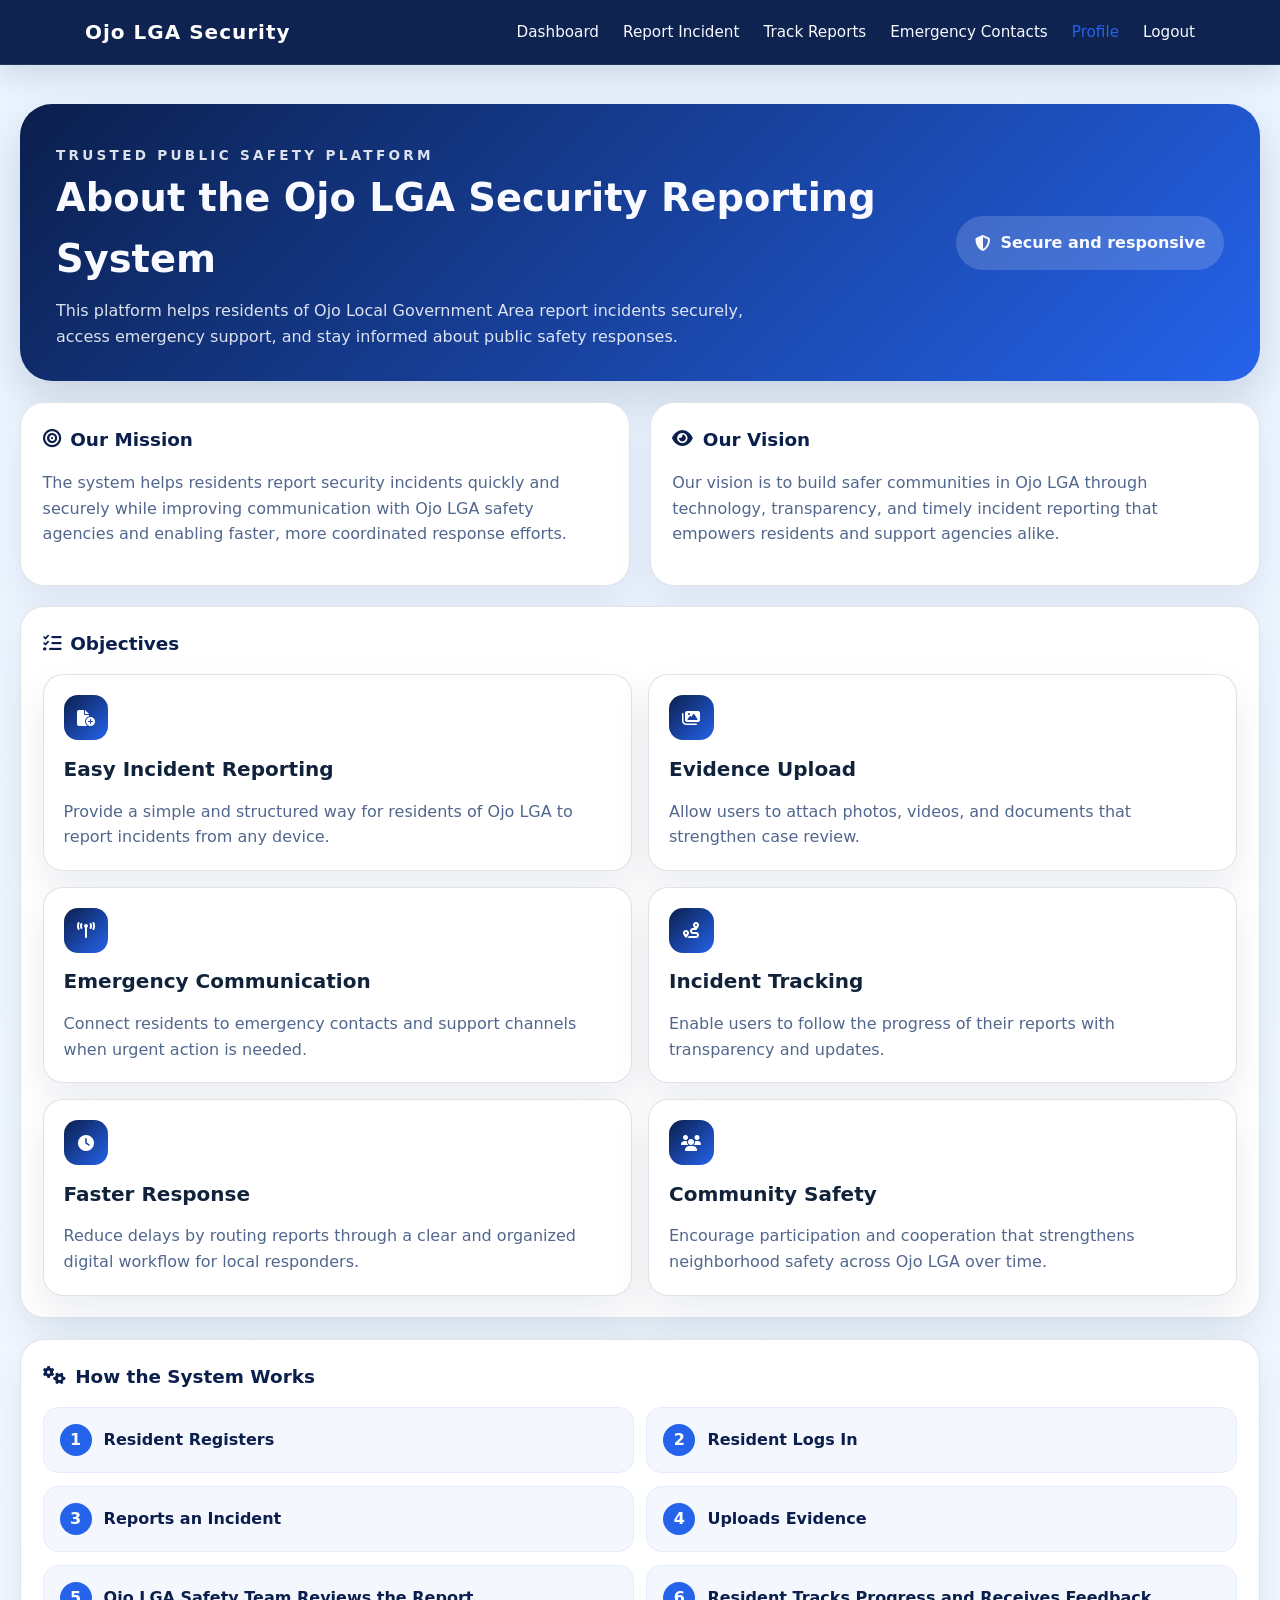
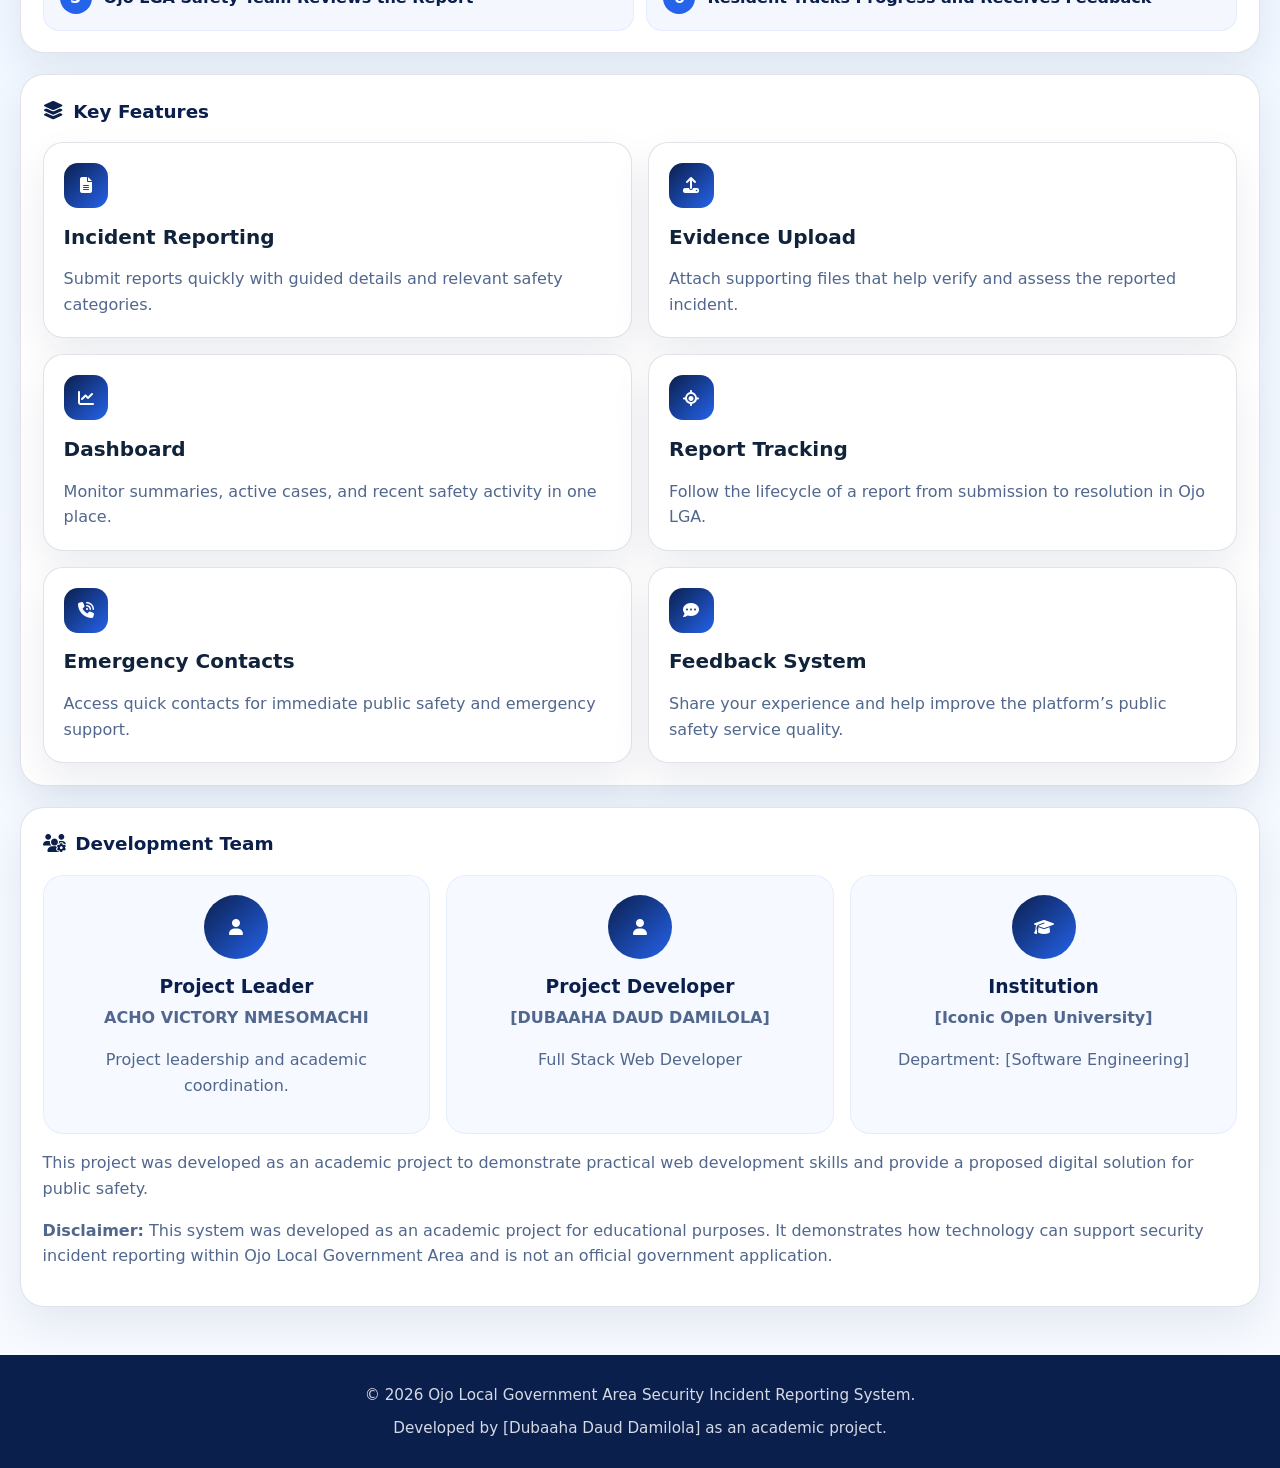
<file: pages/about.html>
<!DOCTYPE html>
<html lang="en">
<head>
    <meta charset="UTF-8">
    <meta name="viewport" content="width=device-width, initial-scale=1.0">
    <title>About Our System | Ojo Local Government Area Security Incident Reporting System</title>
    <link rel="stylesheet" href="https://cdnjs.cloudflare.com/ajax/libs/font-awesome/6.5.2/css/all.min.css">
    <link rel="stylesheet" href="../css/style.css">
</head>
<body class="about-page">
    <header class="site-header dashboard-header">
        <div class="container header-content">
            <a href="../index.html" class="logo">Ojo LGA Security</a>
            <nav class="main-nav" aria-label="Primary navigation">
                <ul class="nav-list">
                    <li class="nav-item"><a href="dashboard.php">Dashboard</a></li>
                    <li class="nav-item"><a href="report.php">Report Incident</a></li>
                    <li class="nav-item"><a href="track.php">Track Reports</a></li>
                    <li class="nav-item"><a href="contact.html">Emergency Contacts</a></li>
                    <li class="nav-item"><a href="about.html" class="active-nav">Profile</a></li>
                    <li class="nav-item"><a href="login.php">Logout</a></li>
                </ul>
            </nav>
        </div>
    </header>

    <main class="dashboard-shell about-shell">
        <section class="dashboard-hero about-hero" aria-labelledby="about-title">
            <div>
                <p class="eyebrow">Trusted Public Safety Platform</p>
                <h1 id="about-title">About the Ojo LGA Security Reporting System</h1>
                <p>This platform helps residents of Ojo Local Government Area report incidents securely, access emergency support, and stay informed about public safety responses.</p>
            </div>
            <div class="hero-badge">
                <i class="fa-solid fa-shield-halved"></i>
                <span>Secure and responsive</span>
            </div>
        </section>

        <section class="about-grid">
            <article class="card about-card">
                <div class="section-heading">
                    <h2><i class="fa-solid fa-bullseye"></i> Our Mission</h2>
                </div>
                <p>The system helps residents report security incidents quickly and securely while improving communication with Ojo LGA safety agencies and enabling faster, more coordinated response efforts.</p>
            </article>

            <article class="card about-card">
                <div class="section-heading">
                    <h2><i class="fa-solid fa-eye"></i> Our Vision</h2>
                </div>
                <p>Our vision is to build safer communities in Ojo LGA through technology, transparency, and timely incident reporting that empowers residents and support agencies alike.</p>
            </article>
        </section>

        <section class="card about-section" aria-labelledby="objectives-title">
            <div class="section-heading">
                <h2 id="objectives-title"><i class="fa-solid fa-list-check"></i> Objectives</h2>
            </div>
            <div class="feature-grid about-objectives">
                <article class="feature-card">
                    <div class="feature-icon"><i class="fa-solid fa-file-circle-plus"></i></div>
                    <h3>Easy Incident Reporting</h3>
                    <p>Provide a simple and structured way for residents of Ojo LGA to report incidents from any device.</p>
                </article>
                <article class="feature-card">
                    <div class="feature-icon"><i class="fa-solid fa-images"></i></div>
                    <h3>Evidence Upload</h3>
                    <p>Allow users to attach photos, videos, and documents that strengthen case review.</p>
                </article>
                <article class="feature-card">
                    <div class="feature-icon"><i class="fa-solid fa-broadcast-tower"></i></div>
                    <h3>Emergency Communication</h3>
                    <p>Connect residents to emergency contacts and support channels when urgent action is needed.</p>
                </article>
                <article class="feature-card">
                    <div class="feature-icon"><i class="fa-solid fa-route"></i></div>
                    <h3>Incident Tracking</h3>
                    <p>Enable users to follow the progress of their reports with transparency and updates.</p>
                </article>
                <article class="feature-card">
                    <div class="feature-icon"><i class="fa-solid fa-clock"></i></div>
                    <h3>Faster Response</h3>
                    <p>Reduce delays by routing reports through a clear and organized digital workflow for local responders.</p>
                </article>
                <article class="feature-card">
                    <div class="feature-icon"><i class="fa-solid fa-users"></i></div>
                    <h3>Community Safety</h3>
                    <p>Encourage participation and cooperation that strengthens neighborhood safety across Ojo LGA over time.</p>
                </article>
            </div>
        </section>

        <section class="card about-section" aria-labelledby="workflow-title">
            <div class="section-heading">
                <h2 id="workflow-title"><i class="fa-solid fa-gears"></i> How the System Works</h2>
            </div>
            <div class="workflow-steps">
                <div class="workflow-step"><span>1</span><p>Resident Registers</p></div>
                <div class="workflow-step"><span>2</span><p>Resident Logs In</p></div>
                <div class="workflow-step"><span>3</span><p>Reports an Incident</p></div>
                <div class="workflow-step"><span>4</span><p>Uploads Evidence</p></div>
                <div class="workflow-step"><span>5</span><p>Ojo LGA Safety Team Reviews the Report</p></div>
                <div class="workflow-step"><span>6</span><p>Resident Tracks Progress and Receives Feedback</p></div>
            </div>
        </section>

        <section class="card about-section" aria-labelledby="features-title">
            <div class="section-heading">
                <h2 id="features-title"><i class="fa-solid fa-layer-group"></i> Key Features</h2>
            </div>
            <div class="feature-grid about-features">
                <article class="feature-card">
                    <div class="feature-icon"><i class="fa-solid fa-file-alt"></i></div>
                    <h3>Incident Reporting</h3>
                    <p>Submit reports quickly with guided details and relevant safety categories.</p>
                </article>
                <article class="feature-card">
                    <div class="feature-icon"><i class="fa-solid fa-upload"></i></div>
                    <h3>Evidence Upload</h3>
                    <p>Attach supporting files that help verify and assess the reported incident.</p>
                </article>
                <article class="feature-card">
                    <div class="feature-icon"><i class="fa-solid fa-chart-line"></i></div>
                    <h3>Dashboard</h3>
                    <p>Monitor summaries, active cases, and recent safety activity in one place.</p>
                </article>
                <article class="feature-card">
                    <div class="feature-icon"><i class="fa-solid fa-location-crosshairs"></i></div>
                    <h3>Report Tracking</h3>
                    <p>Follow the lifecycle of a report from submission to resolution in Ojo LGA.</p>
                </article>
                <article class="feature-card">
                    <div class="feature-icon"><i class="fa-solid fa-phone-volume"></i></div>
                    <h3>Emergency Contacts</h3>
                    <p>Access quick contacts for immediate public safety and emergency support.</p>
                </article>
                <article class="feature-card">
                    <div class="feature-icon"><i class="fa-solid fa-comment-dots"></i></div>
                    <h3>Feedback System</h3>
                    <p>Share your experience and help improve the platform’s public safety service quality.</p>
                </article>
            </div>
        </section>

        <section class="card about-section" aria-labelledby="team-title">
            <div class="section-heading">
                <h2 id="team-title"><i class="fa-solid fa-users-gear"></i> Development Team</h2>
            </div>
            <div class="team-grid">
                <article class="team-card">
                    <div class="team-photo"><i class="fa-solid fa-user"></i></div>
                    <h3>Project Leader</h3>
                    <p class="team-role">ACHO VICTORY NMESOMACHI</p>
                    <p>Project leadership and academic coordination.</p>
                </article>
                <article class="team-card">
                    <div class="team-photo"><i class="fa-solid fa-user"></i></div>
                    <h3>Project Developer</h3>
                    <p class="team-role">[DUBAAHA DAUD DAMILOLA]</p>
                    <p>Full Stack Web Developer</p>
                </article>
                <article class="team-card">
                    <div class="team-photo"><i class="fa-solid fa-graduation-cap"></i></div>
                    <h3>Institution</h3>
                    <p class="team-role">[Iconic Open University]</p>
                    <p>Department: [Software Engineering]</p>
                </article>
            </div>
            <p style="margin-top: 1rem;">This project was developed as an academic project to demonstrate practical web development skills and provide a proposed digital solution for public safety.</p>
            <p style="margin-top: 0.75rem;"><strong>Disclaimer:</strong> This system was developed as an academic project for educational purposes. It demonstrates how technology can support security incident reporting within Ojo Local Government Area and is not an official government application.</p>
        </section>
    </main>

    <footer class="site-footer">
        <div class="container footer-content">
            <p>© 2026 Ojo Local Government Area Security Incident Reporting System.</p>
            <p>Developed by [Dubaaha Daud Damilola] as an academic project.</p>
        </div>
    </footer>

    <script src="../js/script.js"></script>
</body>
</html>
</file>
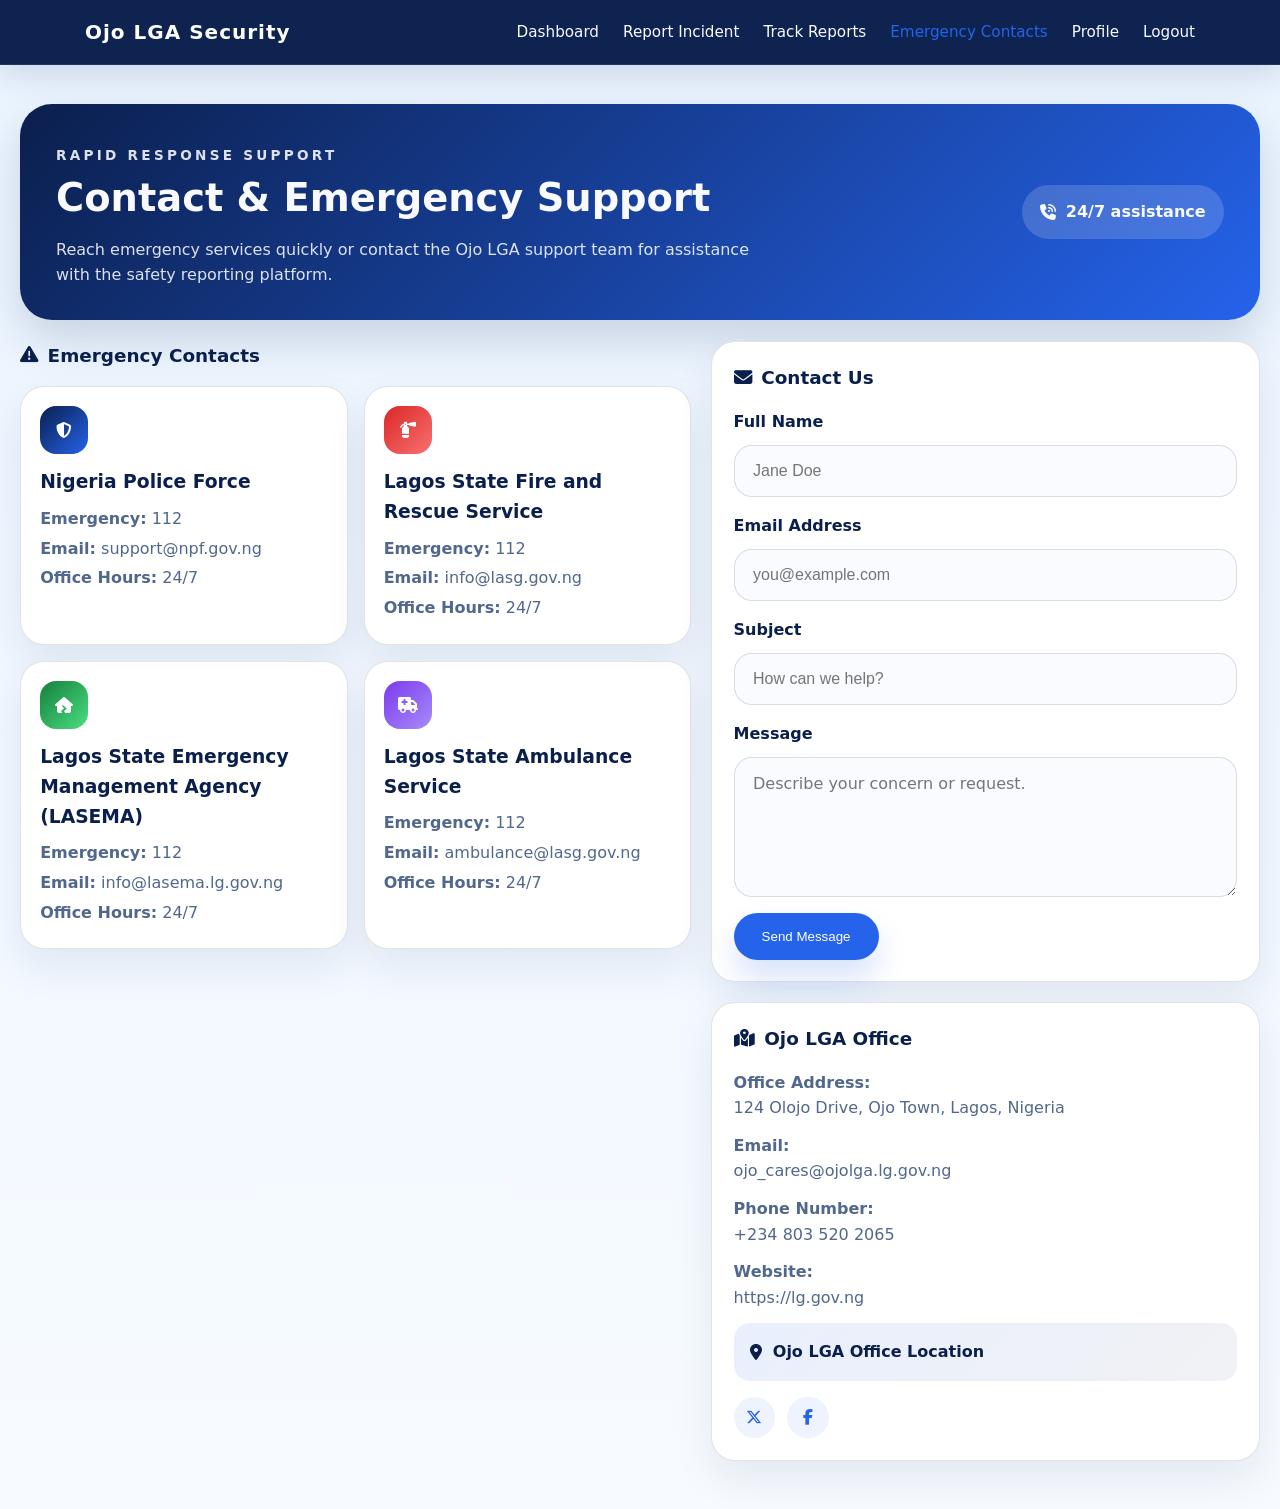
<file: pages/contact.html>
<!DOCTYPE html>
<html lang="en">
<head>
    <meta charset="UTF-8">
    <meta name="viewport" content="width=device-width, initial-scale=1.0">
    <title>Contact & Emergency Support | Ojo Local Government Area Security Incident Reporting System</title>
    <link rel="stylesheet" href="https://cdnjs.cloudflare.com/ajax/libs/font-awesome/6.5.2/css/all.min.css">
    <link rel="stylesheet" href="../css/style.css">
</head>
<body class="contact-page">
    <header class="site-header dashboard-header">
        <div class="container header-content">
            <a href="../index.html" class="logo">Ojo LGA Security</a>
            <nav class="main-nav" aria-label="Primary navigation">
                <ul class="nav-list">
                    <li class="nav-item"><a href="dashboard.php">Dashboard</a></li>
                    <li class="nav-item"><a href="report.php">Report Incident</a></li>
                    <li class="nav-item"><a href="track.php">Track Reports</a></li>
                    <li class="nav-item"><a href="contact.html" class="active-nav">Emergency Contacts</a></li>
                    <li class="nav-item"><a href="about.html">Profile</a></li>
                    <li class="nav-item"><a href="login.php">Logout</a></li>
                </ul>
            </nav>
        </div>
    </header>

    <main class="dashboard-shell contact-shell">
        <section class="dashboard-hero contact-hero" aria-labelledby="contact-title">
            <div>
                <p class="eyebrow">Rapid Response Support</p>
                <h1 id="contact-title">Contact & Emergency Support</h1>
                <p>Reach emergency services quickly or contact the Ojo LGA support team for assistance with the safety reporting platform.</p>
            </div>
            <div class="hero-badge">
                <i class="fa-solid fa-phone-volume"></i>
                <span>24/7 assistance</span>
            </div>
        </section>

        <section class="contact-grid">
            <div class="contact-cards">
                <div class="section-heading">
                    <h2><i class="fa-solid fa-triangle-exclamation"></i> Emergency Contacts</h2>
                </div>
                <div class="contacts-list">
                    <article class="card contact-card">
                        <div class="contact-icon blue"><i class="fa-solid fa-shield-halved"></i></div>
                        <h3>Nigeria Police Force</h3>
                        <p><strong>Emergency:</strong> 112</p>
                        <p><strong>Email:</strong> support@npf.gov.ng</p>
                        <p><strong>Office Hours:</strong> 24/7</p>
                    </article>
                    <article class="card contact-card">
                        <div class="contact-icon red"><i class="fa-solid fa-fire-extinguisher"></i></div>
                        <h3>Lagos State Fire and Rescue Service</h3>
                        <p><strong>Emergency:</strong> 112</p>
                        <p><strong>Email:</strong> info@lasg.gov.ng</p>
                        <p><strong>Office Hours:</strong> 24/7</p>
                    </article>
                    <article class="card contact-card">
                        <div class="contact-icon green"><i class="fa-solid fa-house-crack"></i></div>
                        <h3>Lagos State Emergency Management Agency (LASEMA)</h3>
                        <p><strong>Emergency:</strong> 112</p>
                        <p><strong>Email:</strong> info@lasema.lg.gov.ng</p>
                        <p><strong>Office Hours:</strong> 24/7</p>
                    </article>
                    <article class="card contact-card">
                        <div class="contact-icon purple"><i class="fa-solid fa-ambulance"></i></div>
                        <h3>Lagos State Ambulance Service</h3>
                        <p><strong>Emergency:</strong> 112</p>
                        <p><strong>Email:</strong> ambulance@lasg.gov.ng</p>
                        <p><strong>Office Hours:</strong> 24/7</p>
                    </article>
                </div>
            </div>

            <div class="contact-side-panel">
                <section class="card contact-form-card" aria-labelledby="contact-form-title">
                    <div class="section-heading">
                        <h2 id="contact-form-title"><i class="fa-solid fa-envelope"></i> Contact Us</h2>
                    </div>
                    <form class="contact-form">
                        <div class="form-group">
                            <label for="contact-name">Full Name</label>
                            <input type="text" id="contact-name" name="contact-name" placeholder="Jane Doe" required>
                        </div>
                        <div class="form-group">
                            <label for="contact-email">Email Address</label>
                            <input type="email" id="contact-email" name="contact-email" placeholder="you@example.com" required>
                        </div>
                        <div class="form-group">
                            <label for="contact-subject">Subject</label>
                            <input type="text" id="contact-subject" name="contact-subject" placeholder="How can we help?" required>
                        </div>
                        <div class="form-group">
                            <label for="contact-message">Message</label>
                            <textarea id="contact-message" name="contact-message" placeholder="Describe your concern or request." required></textarea>
                        </div>
                        <button type="submit" class="button primary-button">Send Message</button>
                    </form>
                </section>

                <section class="card office-card" aria-labelledby="office-title">
                    <div class="section-heading">
                        <h2 id="office-title"><i class="fa-solid fa-map-location-dot"></i> Ojo LGA Office</h2>
                    </div>
                    <p><strong>Office Address:</strong><br>124 Olojo Drive, Ojo Town, Lagos, Nigeria</p>
                    <p><strong>Email:</strong><br>ojo_cares@ojolga.lg.gov.ng</p>
                    <p><strong>Phone Number:</strong><br>+234 803 520 2065</p>
                    <p><strong>Website:</strong><br><a href="https://lg.gov.ng" target="_blank" rel="noopener noreferrer">https://lg.gov.ng</a></p>
                    <div class="map-placeholder">
                        <i class="fa-solid fa-location-dot"></i>
                        <span>Ojo LGA Office Location</span>
                    </div>
                    <div class="social-links">
                        <a href="https://x.com/ojolga2" target="_blank" rel="noopener noreferrer" aria-label="X"><i class="fa-brands fa-x-twitter"></i></a>
                        <a href="https://www.facebook.com/ojolgatv" target="_blank" rel="noopener noreferrer" aria-label="Facebook"><i class="fa-brands fa-facebook-f"></i></a>
                    </div>
                </section>
            </div>
        </section>
    </main>

    <script src="../js/script.js"></script>
</body>
</html>
</file>
<file: css/style.css>
/* Global base styles */
:root {
    --nav-bg: #0B1F4D;
    --primary: #2563EB;
    --background: #EAF4FF;
    --surface: #FFFFFF;
    --text: #10233B;
    --muted: #51678D;
    --border: rgba(11, 31, 77, 0.12);
    --shadow: 0 18px 40px rgba(11, 31, 77, 0.08);
    --radius: 24px;
}

* {
    box-sizing: border-box;
}

html {
    scroll-behavior: smooth;
}

body {
    margin: 0;
    font-family: Inter, system-ui, -apple-system, BlinkMacSystemFont, "Segoe UI", sans-serif;
    color: var(--text);
    background-color: var(--background);
    line-height: 1.6;
}

img {
    max-width: 100%;
    display: block;
}

a {
    color: inherit;
    text-decoration: none;
}

button,
a.button {
    display: inline-flex;
    align-items: center;
    justify-content: center;
    border: none;
    border-radius: 999px;
    cursor: pointer;
    transition: transform 180ms ease, box-shadow 180ms ease, background-color 180ms ease;
}

button:hover,
a.button:hover {
    transform: translateY(-1px);
}

.container {
    width: min(1110px, calc(100% - 2rem));
    margin: 0 auto;
}

.site-header {
    background: rgba(11, 31, 77, 0.98);
    position: sticky;
    top: 0;
    z-index: 10;
    border-bottom: 1px solid rgba(255, 255, 255, 0.08);
}

.header-content {
    display: flex;
    align-items: center;
    justify-content: space-between;
    padding: 1rem 0;
}

.logo {
    color: white;
    font-size: 1.25rem;
    font-weight: 700;
    letter-spacing: 0.05em;
}

.main-nav .nav-list {
    display: flex;
    gap: 1.5rem;
    list-style: none;
    margin: 0;
    padding: 0;
}

.nav-item a {
    color: #F8FAFF;
    font-size: 0.95rem;
    transition: color 180ms ease;
}

.nav-item a:hover,
.nav-item a:focus-visible {
    color: var(--primary);
}

.hero-section {
    padding: 5rem 0 3rem;
    background: linear-gradient(180deg, rgba(234, 244, 255, 1) 0%, rgba(234, 244, 255, 0.95) 100%);
}

.hero-content {
    display: grid;
    gap: 1.75rem;
    padding: 2rem 0;
}

.hero-section h1 {
    margin: 0;
    font-size: clamp(2.6rem, 4vw, 3.75rem);
    line-height: 1.05;
    letter-spacing: -0.04em;
    max-width: 12ch;
}

.hero-section p {
    max-width: 720px;
    color: var(--muted);
    font-size: 1.05rem;
}

.hero-actions {
    display: flex;
    flex-wrap: wrap;
    gap: 1rem;
}

.primary-button {
    background-color: var(--primary);
    color: white;
    padding: 1rem 1.75rem;
    box-shadow: 0 18px 30px rgba(37, 99, 235, 0.18);
}

.secondary-button {
    background-color: rgba(37, 99, 235, 0.08);
    color: var(--nav-bg);
    padding: 1rem 1.75rem;
}

.primary-button:hover,
.secondary-button:hover {
    box-shadow: 0 22px 30px rgba(37, 99, 235, 0.2);
}

.section-header {
    text-align: center;
    margin-bottom: 2rem;
}

.section-header h2 {
    margin: 0;
    font-size: clamp(2rem, 2.5vw, 2.75rem);
}

.section-header p {
    margin: 0.85rem auto 0;
    max-width: 680px;
    color: var(--muted);
}

.features-section,
.how-it-works-section,
.emergency-section {
    padding: 3rem 0;
}

.feature-grid {
    display: grid;
    gap: 1.5rem;
    grid-template-columns: repeat(auto-fit, minmax(230px, 1fr));
}

.feature-card {
    background: var(--surface);
    padding: 2rem;
    border-radius: var(--radius);
    border: 1px solid var(--border);
    box-shadow: var(--shadow);
    transition: transform 180ms ease, box-shadow 180ms ease;
}

.feature-card:hover {
    transform: translateY(-4px);
    box-shadow: 0 24px 48px rgba(11, 31, 77, 0.14);
}

.feature-card h3 {
    margin-top: 0;
    margin-bottom: 0.85rem;
    font-size: 1.25rem;
}

.feature-card p {
    margin: 0;
    color: var(--muted);
}

.steps-list {
    display: grid;
    gap: 1.5rem;
}

.step-item {
    background: var(--surface);
    border-radius: var(--radius);
    border: 1px solid var(--border);
    padding: 1.75rem 2rem;
    box-shadow: var(--shadow);
    transition: transform 180ms ease, box-shadow 180ms ease;
}

.step-item:hover {
    transform: translateY(-3px);
    box-shadow: 0 20px 35px rgba(11, 31, 77, 0.12);
}

.step-item h3 {
    margin: 0 0 0.75rem;
    font-size: 1.15rem;
}

.step-item p {
    margin: 0;
    color: var(--muted);
}

.emergency-content {
    display: grid;
    gap: 1.5rem;
    background: #FFFFFF;
    padding: 2rem;
    border-radius: var(--radius);
    border: 1px solid var(--border);
    box-shadow: var(--shadow);
}

.emergency-list {
    list-style: none;
    padding: 0;
    margin: 0;
    display: grid;
    gap: 1rem;
}

.emergency-item {
    background: rgba(37, 99, 235, 0.06);
    padding: 1rem 1.25rem;
    border-radius: 16px;
    border: 1px solid rgba(37, 99, 235, 0.12);
    color: var(--text);
}

.emergency-item strong {
    display: block;
    margin-bottom: 0.35rem;
    color: var(--nav-bg);
}

.site-footer {
    background: var(--nav-bg);
    color: #F8FAFF;
    padding: 1.75rem 0;
}

.footer-content {
    display: flex;
    flex-direction: column;
    gap: 0.5rem;
    align-items: center;
    justify-content: center;
    text-align: center;
}

.site-footer p {
    margin: 0;
    font-size: 0.95rem;
    color: rgba(248, 250, 255, 0.85);
}

/* Login page styles */
.auth-page {
    min-height: calc(100vh - 80px);
    display: grid;
    place-items: center;
    padding: 2rem 0 3rem;
    background: linear-gradient(180deg, rgba(234, 244, 255, 0.95) 0%, rgba(234, 244, 255, 1) 100%);
}

.auth-card {
    width: min(520px, 100%);
    background: var(--surface);
    border-radius: 32px;
    box-shadow: 0 35px 80px rgba(11, 31, 77, 0.12);
    border: 1px solid rgba(11, 31, 77, 0.08);
    padding: 2.5rem;
    transition: transform 220ms ease, box-shadow 220ms ease;
}

.auth-card:hover {
    transform: translateY(-3px);
    box-shadow: 0 38px 90px rgba(11, 31, 77, 0.14);
}

.auth-header {
    text-align: center;
    margin-bottom: 2rem;
}

.auth-logo {
    display: inline-block;
    margin-bottom: 1rem;
    padding: 0.7rem 1.3rem;
    border-radius: 999px;
    color: white;
    background: linear-gradient(135deg, var(--nav-bg), var(--primary));
    font-weight: 700;
    letter-spacing: 0.08em;
}

.auth-header h1 {
    margin: 0;
    font-size: clamp(2rem, 2.5vw, 2.5rem);
    color: var(--nav-bg);
}

.auth-header p {
    margin: 0.75rem auto 0;
    max-width: 38rem;
    color: var(--muted);
}

.auth-form {
    display: grid;
    gap: 1.4rem;
}

.form-group {
    display: grid;
    gap: 0.65rem;
}

.form-group label {
    color: var(--nav-bg);
    font-weight: 600;
}

.form-group input {
    width: 100%;
    padding: 1rem 1.15rem;
    border-radius: 18px;
    border: 1px solid rgba(11, 31, 77, 0.14);
    background: #F9FBFF;
    color: var(--text);
    font-size: 1rem;
    transition: border-color 180ms ease, box-shadow 180ms ease;
}

.form-group input:focus {
    outline: none;
    border-color: var(--primary);
    box-shadow: 0 0 0 4px rgba(37, 99, 235, 0.12);
}

.form-group select,
.form-group textarea {
    width: 100%;
    padding: 1rem 1.15rem;
    border-radius: 18px;
    border: 1px solid rgba(11, 31, 77, 0.14);
    background: #F9FBFF;
    color: var(--text);
    font-size: 1rem;
    font-family: inherit;
    transition: border-color 180ms ease, box-shadow 180ms ease;
}

.form-group textarea {
    min-height: 140px;
    resize: vertical;
}

.form-group input[type="file"] {
    width: 100%;
    padding: 0.85rem 1rem;
    border-radius: 18px;
    border: 1px dashed rgba(11, 31, 77, 0.2);
    background: #F9FBFF;
    color: var(--text);
}

.form-group input[type="file"]::file-selector-button {
    margin-right: 0.85rem;
    padding: 0.7rem 1rem;
    border: none;
    border-radius: 999px;
    background: rgba(37, 99, 235, 0.1);
    color: var(--nav-bg);
    font-weight: 600;
    cursor: pointer;
}

.form-group select:focus,
.form-group textarea:focus {
    outline: none;
    border-color: var(--primary);
    box-shadow: 0 0 0 4px rgba(37, 99, 235, 0.12);
}

.report-card {
    width: min(780px, 100%);
}

.report-form-grid {
    display: grid;
    gap: 1.2rem;
    grid-template-columns: repeat(2, minmax(0, 1fr));
}

.report-form-grid .full-width {
    grid-column: 1 / -1;
}

.radio-group {
    display: flex;
    flex-wrap: wrap;
    gap: 1rem;
    padding-top: 0.2rem;
}

.radio-option {
    display: inline-flex;
    align-items: center;
    gap: 0.55rem;
    color: var(--muted);
    font-weight: 600;
}

.radio-option input {
    width: 1rem;
    height: 1rem;
    accent-color: var(--primary);
}

.form-actions {
    display: flex;
    flex-wrap: wrap;
    gap: 1rem;
    margin-top: 0.25rem;
}

.form-actions .auth-submit,
.form-actions .secondary-button {
    width: auto;
    min-width: 11rem;
    padding: 0.95rem 1.35rem;
}

.form-actions .secondary-button {
    background: rgba(37, 99, 235, 0.08);
    color: var(--nav-bg);
    box-shadow: none;
}

.form-actions .secondary-button:hover {
    background: rgba(37, 99, 235, 0.16);
    box-shadow: none;
}

.report-note {
    margin: 1.25rem 0 0;
    text-align: center;
    color: var(--muted);
    font-size: 0.95rem;
}

.password-field {
    position: relative;
}

.password-group .password-field input {
    padding-right: 4.5rem;
}

.password-toggle {
    position: absolute;
    top: 50%;
    right: 0.8rem;
    transform: translateY(-50%);
    width: 3rem;
    height: 3rem;
    background: rgba(37, 99, 235, 0.08);
    border-radius: 50%;
    color: var(--nav-bg);
    font-size: 1rem;
    border: 1px solid transparent;
    transition: background-color 180ms ease, transform 180ms ease;
}

.password-toggle:hover,
.password-toggle:focus-visible {
    background: rgba(37, 99, 235, 0.16);
    transform: translateY(-50%) scale(1.03);
}

.form-utilities {
    display: flex;
    align-items: center;
    justify-content: space-between;
    gap: 1rem;
    flex-wrap: wrap;
}

.checkbox-label {
    display: inline-flex;
    align-items: center;
    gap: 0.75rem;
    color: var(--muted);
    font-size: 0.95rem;
}

.checkbox-label input {
    width: 1rem;
    height: 1rem;
    accent-color: var(--primary);
}

.forgot-link {
    color: var(--primary);
    font-size: 0.95rem;
}

.forgot-link:hover,
.forgot-link:focus-visible {
    text-decoration: underline;
}

.auth-submit {
    width: 100%;
    padding: 1.05rem 1.5rem;
    font-size: 1rem;
    border-radius: 18px;
}

.auth-footer {
    margin-top: 1.5rem;
    text-align: center;
    color: var(--muted);
}

.auth-footer a {
    color: var(--primary);
    font-weight: 600;
}

.auth-footer a:hover,
.auth-footer a:focus-visible {
    text-decoration: underline;
}

/* Dashboard page styles */
.dashboard-page {
    background: linear-gradient(180deg, rgba(234, 244, 255, 1) 0%, #f7fbff 100%);
    color: var(--text);
}

.dashboard-header {
    position: fixed;
    inset: 0 0 auto;
    width: 100%;
    backdrop-filter: blur(12px);
    box-shadow: 0 12px 30px rgba(11, 31, 77, 0.12);
}

.dashboard-shell {
    max-width: 1380px;
    margin: 0 auto;
    padding: 6.5rem 1.25rem 3rem;
}

.dashboard-hero {
    display: flex;
    align-items: center;
    justify-content: space-between;
    gap: 1rem;
    padding: 2rem 2.25rem;
    border-radius: 32px;
    background: linear-gradient(135deg, var(--nav-bg), var(--primary));
    color: #F8FAFF;
    box-shadow: 0 20px 45px rgba(11, 31, 77, 0.16);
    margin-bottom: 1.5rem;
}

.eyebrow {
    margin: 0 0 0.35rem;
    font-size: 0.85rem;
    font-weight: 700;
    letter-spacing: 0.24em;
    text-transform: uppercase;
    color: rgba(248, 250, 255, 0.74);
}

.dashboard-hero h1 {
    margin: 0;
    font-size: clamp(2rem, 3vw, 2.6rem);
}

.dashboard-hero p {
    margin: 0.55rem 0 0;
    max-width: 700px;
    color: rgba(248, 250, 255, 0.88);
}

.hero-badge {
    display: inline-flex;
    align-items: center;
    gap: 0.6rem;
    padding: 0.9rem 1.15rem;
    border-radius: 999px;
    background: rgba(255, 255, 255, 0.16);
    font-weight: 600;
    white-space: nowrap;
}

.dashboard-grid {
    display: grid;
    grid-template-columns: 300px minmax(0, 1fr);
    gap: 1.5rem;
    align-items: start;
}

.sidebar {
    display: grid;
    gap: 1.2rem;
    position: sticky;
    top: 6.5rem;
}

.sidebar-card,
.card,
.summary-card {
    background: var(--surface);
    border: 1px solid var(--border);
    border-radius: 24px;
    box-shadow: var(--shadow);
}

.sidebar-card {
    padding: 1.35rem;
}

.sidebar-card h2 {
    margin: 0 0 1rem;
    font-size: 1.05rem;
    color: var(--nav-bg);
    display: flex;
    align-items: center;
    gap: 0.6rem;
}

.quick-actions {
    list-style: none;
    padding: 0;
    margin: 0;
    display: grid;
    gap: 0.7rem;
}

.quick-actions a {
    display: flex;
    align-items: center;
    gap: 0.7rem;
    padding: 0.85rem 0.95rem;
    border-radius: 14px;
    background: rgba(37, 99, 235, 0.06);
    color: var(--nav-bg);
    font-weight: 600;
    transition: transform 180ms ease, background-color 180ms ease;
}

.quick-actions a:hover {
    transform: translateX(3px);
    background: rgba(37, 99, 235, 0.12);
}

.notification-list {
    list-style: none;
    padding: 0;
    margin: 0;
    display: grid;
    gap: 0.8rem;
}

.notification-list li {
    display: flex;
    gap: 0.7rem;
    align-items: flex-start;
    padding-bottom: 0.7rem;
    border-bottom: 1px solid rgba(11, 31, 77, 0.08);
}

.notification-list li:last-child {
    border-bottom: none;
    padding-bottom: 0;
}

.notification-dot {
    width: 10px;
    height: 10px;
    border-radius: 50%;
    background: var(--primary);
    margin-top: 0.35rem;
    flex-shrink: 0;
}

.notification-list strong {
    display: block;
    color: var(--nav-bg);
    margin-bottom: 0.2rem;
}

.notification-list p {
    margin: 0;
    color: var(--muted);
    font-size: 0.92rem;
}

.summary-grid {
    display: grid;
    gap: 1rem;
    grid-template-columns: repeat(4, minmax(0, 1fr));
    margin-bottom: 1.5rem;
}

.summary-card {
    padding: 1.2rem 1.2rem 1.25rem;
    transition: transform 180ms ease, box-shadow 180ms ease;
}

.summary-card:hover {
    transform: translateY(-4px);
    box-shadow: 0 22px 42px rgba(11, 31, 77, 0.13);
}

.summary-icon {
    width: 3rem;
    height: 3rem;
    display: inline-flex;
    align-items: center;
    justify-content: center;
    border-radius: 16px;
    margin-bottom: 0.8rem;
    color: white;
}

.summary-icon.blue {
    background: linear-gradient(135deg, var(--nav-bg), var(--primary));
}

.summary-icon.gold {
    background: linear-gradient(135deg, #f59e0b, #fbbf24);
}

.summary-icon.green {
    background: linear-gradient(135deg, #16a34a, #4ade80);
}

.summary-icon.purple {
    background: linear-gradient(135deg, #7c3aed, #a78bfa);
}

.summary-card h3 {
    margin: 0;
    font-size: 1.6rem;
    color: var(--nav-bg);
}

.summary-card p {
    margin: 0.3rem 0 0;
    color: var(--muted);
}

.card {
    padding: 1.35rem;
}

.section-heading {
    display: flex;
    align-items: center;
    justify-content: space-between;
    gap: 1rem;
    margin-bottom: 1rem;
}

.section-heading h2 {
    margin: 0;
    font-size: 1.15rem;
    color: var(--nav-bg);
    display: flex;
    align-items: center;
    gap: 0.6rem;
}

.text-link {
    color: var(--primary);
    font-weight: 600;
}

.table-wrapper {
    overflow-x: auto;
}

table {
    width: 100%;
    border-collapse: collapse;
}

th,
td {
    padding: 0.95rem 0.8rem;
    text-align: left;
    border-bottom: 1px solid rgba(11, 31, 77, 0.08);
}

th {
    color: var(--nav-bg);
    font-size: 0.9rem;
    text-transform: uppercase;
    letter-spacing: 0.06em;
}

tbody tr:hover {
    background: rgba(37, 99, 235, 0.04);
}

.status-badge {
    display: inline-flex;
    align-items: center;
    justify-content: center;
    padding: 0.38rem 0.72rem;
    border-radius: 999px;
    font-size: 0.85rem;
    font-weight: 700;
}

.status-badge.pending {
    background: rgba(245, 158, 11, 0.16);
    color: #b45309;
}

.status-badge.in-progress {
    background: rgba(37, 99, 235, 0.14);
    color: var(--primary);
}

.status-badge.resolved {
    background: rgba(22, 163, 74, 0.16);
    color: #15803d;
}

.active-nav {
    color: var(--primary) !important;
}

/* Track page styles */
.track-page {
    background: linear-gradient(180deg, rgba(234, 244, 255, 1) 0%, #f7fbff 100%);
}

.track-shell {
    display: grid;
    gap: 1.3rem;
}

.track-hero {
    margin-bottom: 0;
}

.track-search {
    padding: 1.35rem;
}

.track-form {
    display: grid;
    gap: 1rem;
    grid-template-columns: 1fr 1fr auto;
    align-items: end;
}

.track-form .form-group {
    margin: 0;
}

.track-form .primary-button {
    padding: 1rem 1.4rem;
    min-width: 160px;
}

.track-details-grid {
    display: grid;
    gap: 1.25rem;
    grid-template-columns: 1.4fr 0.9fr;
}

.report-card-detail,
.progress-card,
.timeline-card {
    padding: 1.35rem;
}

.details-grid {
    display: grid;
    gap: 1rem;
    grid-template-columns: repeat(2, minmax(0, 1fr));
}

.detail-label {
    margin: 0 0 0.25rem;
    color: var(--muted);
    font-size: 0.9rem;
    text-transform: uppercase;
    letter-spacing: 0.06em;
}

.detail-value {
    margin: 0;
    color: var(--nav-bg);
    font-weight: 700;
}

.progress-steps {
    display: grid;
    gap: 0.9rem;
}

.step-item {
    display: flex;
    align-items: center;
    gap: 0.9rem;
    padding: 0.95rem 1rem;
    border-radius: 16px;
    background: rgba(37, 99, 235, 0.05);
    border: 1px solid rgba(37, 99, 235, 0.08);
}

.step-item.active {
    background: rgba(37, 99, 235, 0.12);
    border-color: rgba(37, 99, 235, 0.22);
}

.step-item.completed {
    background: rgba(22, 163, 74, 0.08);
    border-color: rgba(22, 163, 74, 0.14);
}

.step-icon {
    width: 2.4rem;
    height: 2.4rem;
    border-radius: 50%;
    display: inline-flex;
    align-items: center;
    justify-content: center;
    color: white;
    background: var(--primary);
    flex-shrink: 0;
}

.step-item.completed .step-icon {
    background: #16a34a;
}

.step-item.active .step-icon {
    background: linear-gradient(135deg, var(--nav-bg), var(--primary));
}

.step-item strong {
    display: block;
    color: var(--nav-bg);
}

.step-item p {
    margin: 0.2rem 0 0;
    color: var(--muted);
    font-size: 0.92rem;
}

.timeline {
    list-style: none;
    padding: 0;
    margin: 0;
    display: grid;
    gap: 1rem;
}

.timeline li {
    display: flex;
    gap: 0.8rem;
    align-items: flex-start;
    padding-left: 0.2rem;
}

.timeline-dot {
    width: 12px;
    height: 12px;
    border-radius: 50%;
    background: var(--primary);
    margin-top: 0.4rem;
    box-shadow: 0 0 0 4px rgba(37, 99, 235, 0.12);
    flex-shrink: 0;
}

.timeline strong {
    display: block;
    color: var(--nav-bg);
    margin-bottom: 0.2rem;
}

.timeline p {
    margin: 0;
    color: var(--muted);
}

/* Feedback page styles */
.feedback-page {
    background: linear-gradient(180deg, rgba(234, 244, 255, 1) 0%, #f7fbff 100%);
}

.feedback-shell {
    display: grid;
    gap: 1.3rem;
}

.feedback-hero {
    margin-bottom: 0;
}

.feedback-grid {
    display: grid;
    gap: 1.25rem;
    grid-template-columns: 1.2fr 0.8fr;
    align-items: start;
}

.feedback-form-card,
.testimonial-card,
.faq-card {
    padding: 1.35rem;
}

.feedback-form-card {
    display: grid;
    gap: 1rem;
}

.star-rating {
    display: flex;
    flex-direction: row-reverse;
    justify-content: flex-start;
    gap: 0.35rem;
}

.star-rating input {
    display: none;
}

.star-rating label {
    color: #cbd5e1;
    cursor: pointer;
    font-size: 1.3rem;
    transition: color 180ms ease, transform 180ms ease;
}

.star-rating label:hover,
.star-rating label:hover ~ label,
.star-rating input:checked ~ label {
    color: #f59e0b;
    transform: scale(1.06);
}

.feedback-side-panel {
    display: grid;
    gap: 1.2rem;
}

.testimonial-list {
    display: grid;
    gap: 0.9rem;
}

.testimonial-item {
    padding: 0.95rem 1rem;
    border-radius: 16px;
    background: rgba(37, 99, 235, 0.05);
    border: 1px solid rgba(37, 99, 235, 0.08);
}

.testimonial-item p {
    margin: 0 0 0.4rem;
    color: var(--text);
}

.testimonial-item strong {
    color: var(--primary);
}

.faq-list {
    display: grid;
    gap: 0.8rem;
}

.faq-list details {
    padding: 0.9rem 1rem;
    border-radius: 14px;
    background: rgba(11, 31, 77, 0.03);
    border: 1px solid rgba(11, 31, 77, 0.08);
}

.faq-list summary {
    cursor: pointer;
    font-weight: 700;
    color: var(--nav-bg);
}

.faq-list p {
    margin: 0.6rem 0 0;
    color: var(--muted);
}

@media (max-width: 860px) {
    .track-form {
        grid-template-columns: 1fr;
    }

    .track-details-grid {
        grid-template-columns: 1fr;
    }

    .feedback-grid {
        grid-template-columns: 1fr;
    }

    .contact-grid {
        grid-template-columns: 1fr;
    }

    .about-grid {
        grid-template-columns: 1fr;
    }
}

@media (max-width: 680px) {
    .track-form {
        grid-template-columns: 1fr;
    }

    .track-details-grid {
        grid-template-columns: 1fr;
    }
}

@media (max-width: 680px) {
    .auth-card {
        padding: 2rem;
        border-radius: 28px;
    }

    .auth-page {
        padding-top: 1.5rem;
        padding-bottom: 2rem;
    }

    .report-form-grid {
        grid-template-columns: 1fr;
    }

    .report-form-grid .full-width {
        grid-column: auto;
    }

    .form-actions {
        flex-direction: column;
    }

    .form-actions .auth-submit,
    .form-actions .secondary-button {
        width: 100%;
    }

    .dashboard-shell {
        padding-top: 8rem;
    }

    .dashboard-hero {
        flex-direction: column;
        align-items: flex-start;
    }

    .dashboard-grid {
        grid-template-columns: 1fr;
    }

    .sidebar {
        position: static;
    }

    .summary-grid {
        grid-template-columns: 1fr 1fr;
    }

    .details-grid {
        grid-template-columns: 1fr;
    }
}

/* Contact page styles */
.contact-page {
    background: linear-gradient(180deg, rgba(234, 244, 255, 1) 0%, #f7fbff 100%);
}

.contact-shell {
    display: grid;
    gap: 1.3rem;
}

.contact-hero {
    margin-bottom: 0;
}

.contact-grid {
    display: grid;
    gap: 1.25rem;
    grid-template-columns: 1.1fr 0.9fr;
    align-items: start;
}

.contacts-list {
    display: grid;
    gap: 1rem;
    grid-template-columns: repeat(2, minmax(0, 1fr));
}

.contact-card {
    padding: 1.2rem;
    transition: transform 180ms ease, box-shadow 180ms ease;
}

.contact-card:hover {
    transform: translateY(-4px);
    box-shadow: 0 22px 42px rgba(11, 31, 77, 0.13);
}

.contact-icon {
    width: 3rem;
    height: 3rem;
    display: inline-flex;
    align-items: center;
    justify-content: center;
    border-radius: 16px;
    color: white;
    margin-bottom: 0.8rem;
}

.contact-icon.blue {
    background: linear-gradient(135deg, var(--nav-bg), var(--primary));
}

.contact-icon.red {
    background: linear-gradient(135deg, #dc2626, #f87171);
}

.contact-icon.green {
    background: linear-gradient(135deg, #15803d, #4ade80);
}

.contact-icon.purple {
    background: linear-gradient(135deg, #7c3aed, #a78bfa);
}

.contact-card h3 {
    margin: 0 0 0.55rem;
    color: var(--nav-bg);
}

.contact-card p {
    margin: 0.25rem 0;
    color: var(--muted);
}

.contact-side-panel {
    display: grid;
    gap: 1.2rem;
}

.contact-form-card,
.office-card {
    padding: 1.35rem;
}

.contact-form {
    display: grid;
    gap: 1rem;
}

.contact-form .button {
    width: fit-content;
}

.office-card p {
    margin: 0.3rem 0 0.75rem;
    color: var(--muted);
}

.map-placeholder {
    display: flex;
    align-items: center;
    gap: 0.7rem;
    padding: 1rem;
    border-radius: 16px;
    background: linear-gradient(135deg, rgba(37, 99, 235, 0.1), rgba(11, 31, 77, 0.06));
    color: var(--nav-bg);
    font-weight: 700;
    margin: 0.8rem 0 1rem;
}

.social-links {
    display: flex;
    gap: 0.75rem;
    flex-wrap: wrap;
}

.social-links a {
    width: 2.6rem;
    height: 2.6rem;
    display: inline-flex;
    align-items: center;
    justify-content: center;
    border-radius: 50%;
    background: rgba(37, 99, 235, 0.08);
    color: var(--primary);
    transition: transform 180ms ease, background-color 180ms ease;
}

.social-links a:hover {
    transform: translateY(-2px);
    background: rgba(37, 99, 235, 0.16);
}

/* About page styles */
.about-page {
    background: linear-gradient(180deg, rgba(234, 244, 255, 1) 0%, #f7fbff 100%);
}

.about-shell {
    display: grid;
    gap: 1.3rem;
}

.about-hero {
    margin-bottom: 0;
}

.about-grid {
    display: grid;
    gap: 1.2rem;
    grid-template-columns: repeat(2, minmax(0, 1fr));
}

.about-card,
.about-section {
    padding: 1.35rem;
}

.about-card p,
.about-section p {
    color: var(--muted);
}

.about-objectives,
.about-features {
    gap: 1rem;
}

.feature-card {
    background: var(--surface);
    padding: 1.25rem;
    border-radius: 20px;
    border: 1px solid var(--border);
    box-shadow: var(--shadow);
    transition: transform 180ms ease, box-shadow 180ms ease;
}

.feature-card:hover {
    transform: translateY(-4px);
    box-shadow: 0 24px 42px rgba(11, 31, 77, 0.12);
}

.feature-icon {
    width: 2.8rem;
    height: 2.8rem;
    border-radius: 14px;
    display: inline-flex;
    align-items: center;
    justify-content: center;
    color: white;
    background: linear-gradient(135deg, var(--nav-bg), var(--primary));
    margin-bottom: 0.8rem;
}

.workflow-steps {
    display: grid;
    gap: 0.8rem;
    grid-template-columns: repeat(2, minmax(0, 1fr));
}

.workflow-step {
    display: flex;
    align-items: center;
    gap: 0.75rem;
    padding: 1rem 1rem;
    border-radius: 16px;
    background: rgba(37, 99, 235, 0.05);
    border: 1px solid rgba(37, 99, 235, 0.08);
}

.workflow-step span {
    width: 2rem;
    height: 2rem;
    display: inline-flex;
    align-items: center;
    justify-content: center;
    border-radius: 50%;
    background: var(--primary);
    color: white;
    font-weight: 700;
    flex-shrink: 0;
}

.workflow-step p {
    margin: 0;
    color: var(--nav-bg);
    font-weight: 600;
}

.team-grid {
    display: grid;
    gap: 1rem;
    grid-template-columns: repeat(3, minmax(0, 1fr));
}

.team-card {
    padding: 1.2rem;
    border-radius: 20px;
    background: rgba(37, 99, 235, 0.04);
    border: 1px solid rgba(37, 99, 235, 0.08);
    text-align: center;
    transition: transform 180ms ease, box-shadow 180ms ease;
}

.team-card:hover {
    transform: translateY(-4px);
    box-shadow: 0 20px 38px rgba(11, 31, 77, 0.1);
}

.team-photo {
    width: 4rem;
    height: 4rem;
    margin: 0 auto 0.8rem;
    border-radius: 50%;
    display: inline-flex;
    align-items: center;
    justify-content: center;
    color: white;
    background: linear-gradient(135deg, var(--nav-bg), var(--primary));
}

.team-card h3 {
    margin: 0 0 0.25rem;
    color: var(--nav-bg);
}

.team-role {
    margin: 0 0 0.45rem;
    color: var(--primary);
    font-weight: 700;
}

/* Admin page styles */
.admin-page {
    background: #f3f7ff;
    color: var(--text);
}

.admin-shell {
    display: flex;
    min-height: 100vh;
}

.admin-sidebar {
    width: 280px;
    background: linear-gradient(180deg, var(--nav-bg), #132a5c);
    color: white;
    padding: 1.2rem 1rem;
    display: flex;
    flex-direction: column;
    gap: 1rem;
    transition: width 220ms ease;
}

.sidebar-brand {
    display: flex;
    align-items: center;
    justify-content: space-between;
    gap: 1rem;
}

.sidebar-brand .logo {
    font-size: 1.02rem;
}

.sidebar-toggle {
    width: 2.4rem;
    height: 2.4rem;
    display: inline-flex;
    align-items: center;
    justify-content: center;
    border-radius: 12px;
    border: none;
    background: rgba(255, 255, 255, 0.12);
    color: white;
    cursor: pointer;
}

.sidebar-nav {
    display: grid;
    gap: 0.35rem;
}

.nav-link {
    display: flex;
    align-items: center;
    gap: 0.8rem;
    padding: 0.8rem 0.95rem;
    border-radius: 14px;
    color: rgba(255, 255, 255, 0.92);
    transition: background-color 180ms ease, transform 180ms ease;
}

.nav-link:hover,
.nav-link.active {
    background: rgba(255, 255, 255, 0.16);
    transform: translateX(2px);
}

.admin-main {
    flex: 1;
    display: flex;
    flex-direction: column;
}

.admin-topbar {
    position: sticky;
    top: 0;
    z-index: 5;
    display: flex;
    align-items: center;
    justify-content: space-between;
    gap: 1rem;
    padding: 1.1rem 1.35rem;
    background: rgba(255, 255, 255, 0.95);
    backdrop-filter: blur(12px);
    border-bottom: 1px solid rgba(11, 31, 77, 0.08);
}

.topbar-title h1 {
    margin: 0;
    color: var(--nav-bg);
    font-size: 1.3rem;
}

.topbar-title p {
    margin: 0.15rem 0 0;
    color: var(--muted);
}

.topbar-tools {
    display: flex;
    align-items: center;
    gap: 0.75rem;
    flex-wrap: wrap;
}

.search-box {
    display: inline-flex;
    align-items: center;
    gap: 0.6rem;
    padding: 0.7rem 0.95rem;
    border-radius: 999px;
    background: #f2f7ff;
    color: var(--muted);
    min-width: 260px;
}

.search-box input {
    border: none;
    outline: none;
    background: transparent;
    width: 100%;
    color: var(--text);
}

.icon-button {
    width: 2.7rem;
    height: 2.7rem;
    border: none;
    border-radius: 50%;
    background: #f2f7ff;
    color: var(--nav-bg);
    cursor: pointer;
}

.topbar-profile {
    display: flex;
    align-items: center;
    gap: 0.7rem;
    padding: 0.45rem 0.75rem;
    border-radius: 999px;
    background: #f2f7ff;
}

.topbar-profile strong,
.topbar-profile span {
    display: block;
}

.topbar-profile span {
    color: var(--muted);
    font-size: 0.85rem;
}

.avatar {
    width: 2.4rem;
    height: 2.4rem;
    display: inline-flex;
    align-items: center;
    justify-content: center;
    border-radius: 50%;
    background: linear-gradient(135deg, var(--nav-bg), var(--primary));
    color: white;
    font-weight: 700;
}

.small {
    padding: 0.8rem 1.1rem;
    min-width: auto;
}

.admin-content {
    padding: 1.35rem;
    display: grid;
    gap: 1.2rem;
}

.stats-grid {
    display: grid;
    gap: 1rem;
    grid-template-columns: repeat(6, minmax(0, 1fr));
}

.stat-card {
    padding: 1.1rem;
    display: grid;
    gap: 0.5rem;
}

.stat-card h3 {
    margin: 0;
    font-size: 1.45rem;
    color: var(--nav-bg);
}

.stat-card p {
    margin: 0;
    color: var(--muted);
}

.stat-icon {
    width: 2.8rem;
    height: 2.8rem;
    border-radius: 14px;
    display: inline-flex;
    align-items: center;
    justify-content: center;
    color: white;
}

.stat-icon.blue {
    background: linear-gradient(135deg, var(--nav-bg), var(--primary));
}

.stat-icon.sky {
    background: linear-gradient(135deg, #0ea5e9, #38bdf8);
}

.stat-icon.amber {
    background: linear-gradient(135deg, #f59e0b, #fbbf24);
}

.stat-icon.gold {
    background: linear-gradient(135deg, #d97706, #fbbf24);
}

.stat-icon.green {
    background: linear-gradient(135deg, #16a34a, #4ade80);
}

.stat-icon.red {
    background: linear-gradient(135deg, #dc2626, #f87171);
}

.dashboard-grid {
    display: grid;
    grid-template-columns: 1.7fr 0.9fr;
    gap: 1.2rem;
    align-items: start;
}

.content-column,
.side-column {
    display: grid;
    gap: 1.2rem;
}

.table-card,
.analytics-card,
.evidence-card,
.activity-card,
.notification-card,
.user-card {
    padding: 1.2rem;
}

.table-wrapper {
    overflow-x: auto;
}

.action-links {
    display: flex;
    gap: 0.55rem;
}

.action-links a {
    color: var(--primary);
}

.analytics-grid {
    display: grid;
    gap: 0.9rem;
    grid-template-columns: repeat(2, minmax(0, 1fr));
}

.mini-card {
    padding: 0.95rem;
    border-radius: 16px;
    background: rgba(37, 99, 235, 0.05);
    border: 1px solid rgba(37, 99, 235, 0.08);
}

.mini-card h3 {
    margin: 0 0 0.4rem;
    color: var(--nav-bg);
}

.mini-card p {
    margin: 0;
    color: var(--muted);
}

.evidence-grid {
    display: grid;
    gap: 0.8rem;
    grid-template-columns: repeat(3, minmax(0, 1fr));
}

.evidence-item {
    padding: 0.95rem;
    border-radius: 16px;
    background: rgba(11, 31, 77, 0.03);
    border: 1px solid rgba(11, 31, 77, 0.08);
}

.evidence-preview {
    width: 100%;
    min-height: 84px;
    border-radius: 12px;
    display: inline-flex;
    align-items: center;
    justify-content: center;
    color: var(--primary);
    background: rgba(37, 99, 235, 0.08);
    margin-bottom: 0.7rem;
    font-size: 1.3rem;
}

.evidence-item h3 {
    margin: 0 0 0.25rem;
    color: var(--nav-bg);
}

.evidence-item p {
    margin: 0;
    color: var(--muted);
}

.activity-list {
    list-style: none;
    padding: 0;
    margin: 0;
    display: grid;
    gap: 0.8rem;
}

.activity-list li {
    display: grid;
    gap: 0.2rem;
    padding-bottom: 0.7rem;
    border-bottom: 1px solid rgba(11, 31, 77, 0.08);
}

.activity-list li:last-child {
    border-bottom: none;
    padding-bottom: 0;
}

.activity-list strong {
    color: var(--nav-bg);
}

.activity-list span {
    color: var(--muted);
    font-size: 0.92rem;
}

.admin-footer {
    display: flex;
    justify-content: space-between;
    align-items: center;
    gap: 1rem;
    padding: 1rem 1.35rem 1.35rem;
    color: var(--muted);
    font-size: 0.95rem;
}

@media (max-width: 1200px) {
    .stats-grid {
        grid-template-columns: repeat(3, minmax(0, 1fr));
    }

    .dashboard-grid {
        grid-template-columns: 1fr;
    }
}

@media (max-width: 900px) {
    .admin-sidebar {
        width: 72px;
    }

    .admin-sidebar .logo,
    .admin-sidebar .nav-link span {
        display: none;
    }
}

@media (max-width: 680px) {
    .admin-shell {
        flex-direction: column;
    }

    .admin-sidebar {
        width: 100%;
        padding-bottom: 0.8rem;
    }

    .sidebar-nav {
        grid-template-columns: repeat(2, minmax(0, 1fr));
    }

    .admin-topbar {
        flex-direction: column;
        align-items: flex-start;
    }

    .search-box {
        min-width: 100%;
    }

    .stats-grid {
        grid-template-columns: repeat(2, minmax(0, 1fr));
    }

    .analytics-grid,
    .evidence-grid {
        grid-template-columns: 1fr;
    }

    .admin-footer {
        flex-direction: column;
        align-items: flex-start;
    }
}

@media (max-width: 500px) {
    .sidebar-nav {
        grid-template-columns: 1fr;
    }

    .stats-grid {
        grid-template-columns: 1fr;
    }

    .form-utilities {
        flex-direction: column;
        align-items: stretch;
    }

    .forgot-link {
        text-align: right;
        width: 100%;
    }

    .summary-grid {
        grid-template-columns: 1fr;
    }

    .section-heading {
        flex-direction: column;
        align-items: flex-start;
    }
}

@media (min-width: 1024px) {
    .header-content {
        gap: 2rem;
    }

    .hero-section {
        padding-top: 6rem;
    }

    .feature-grid {
        grid-template-columns: repeat(2, minmax(0, 1fr));
    }

    .steps-list {
        grid-template-columns: repeat(3, minmax(250px, 1fr));
    }

    .emergency-content {
        padding: 2.5rem;
    }
}

@media (max-width: 680px) {
    .main-nav .nav-list {
        flex-direction: column;
        gap: 0.85rem;
    }

    .header-content {
        flex-direction: column;
        align-items: flex-start;
    }

    .hero-section {
        padding: 3.5rem 0 2rem;
    }

    .hero-section h1 {
        font-size: 2.5rem;
    }

    .feature-grid,
    .steps-list {
        grid-template-columns: 1fr;
    }

    .footer-content {
        align-items: flex-start;
    }
}
</file>
